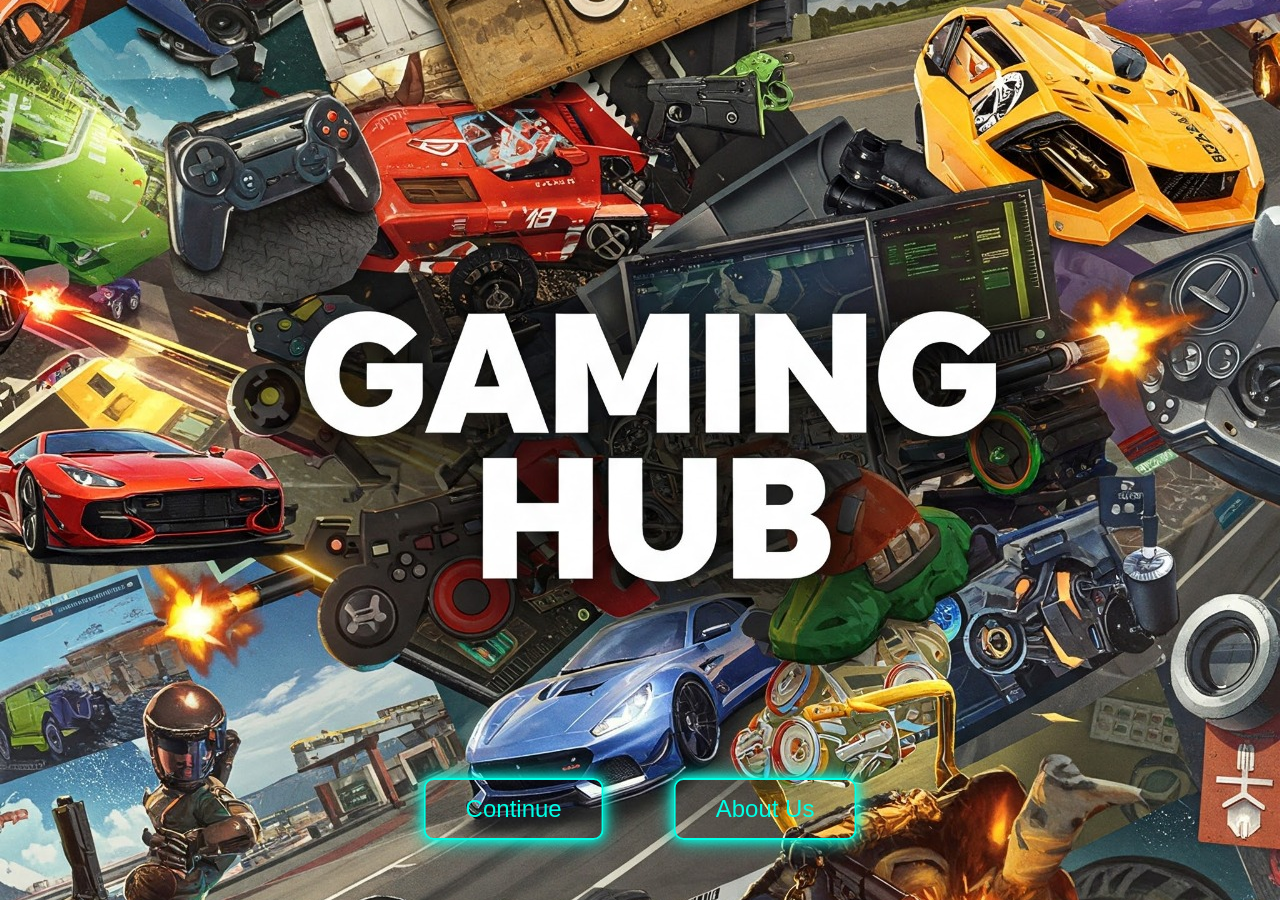
<file: fristpage/index.html>
<!DOCTYPE html>
<html lang="en">
<head>
  <meta charset="UTF-8" />
  <meta name="viewport" content="width=device-width, initial-scale=1.0"/>
  <title>Gaming Hub</title>
  <link href="https://fonts.googleapis.com/css2?family=Orbitron:wght@500&display=swap" rel="stylesheet">
  <link rel="stylesheet" href="style.css" />
</head>
<body>

  <!-- <h1>GAMING HUB</h1> -->    
  <div class="button-container">
    <button class="button" onclick="openModal('continue')">Continue</button>
    <button class="button" onclick="openModal('about')">About Us</button>
  </div>
  

  <!-- Modals -->
  <div class="overlay" id="overlay" onclick="closeModal()"></div>

  <div class="modal" id="continueModal">
    <h2>Welcome Back!</h2>
    <p>The world is full of adventures, and every game is a new chapter. Ready to play?</p>
    <button class="close-btn" onclick="loginfunction()">YES</button>
  </div>

  <div class="modal" id="aboutModal">
    <h2>About Us</h2>
    <p>Gaming Hub is your ultimate gateway to epic adventures. Dive into a world of immersive experiences, where each click takes you one step closer to unlocking new levels. Whether you're here to continue your journey or learn more about our community, the adventure awaits. Let's level up together!</p>
    <button class="close-btn" onclick="closeModal()">Close</button>
  </div>

  <script src="script.js"></script>
</body>
</html>
</file>
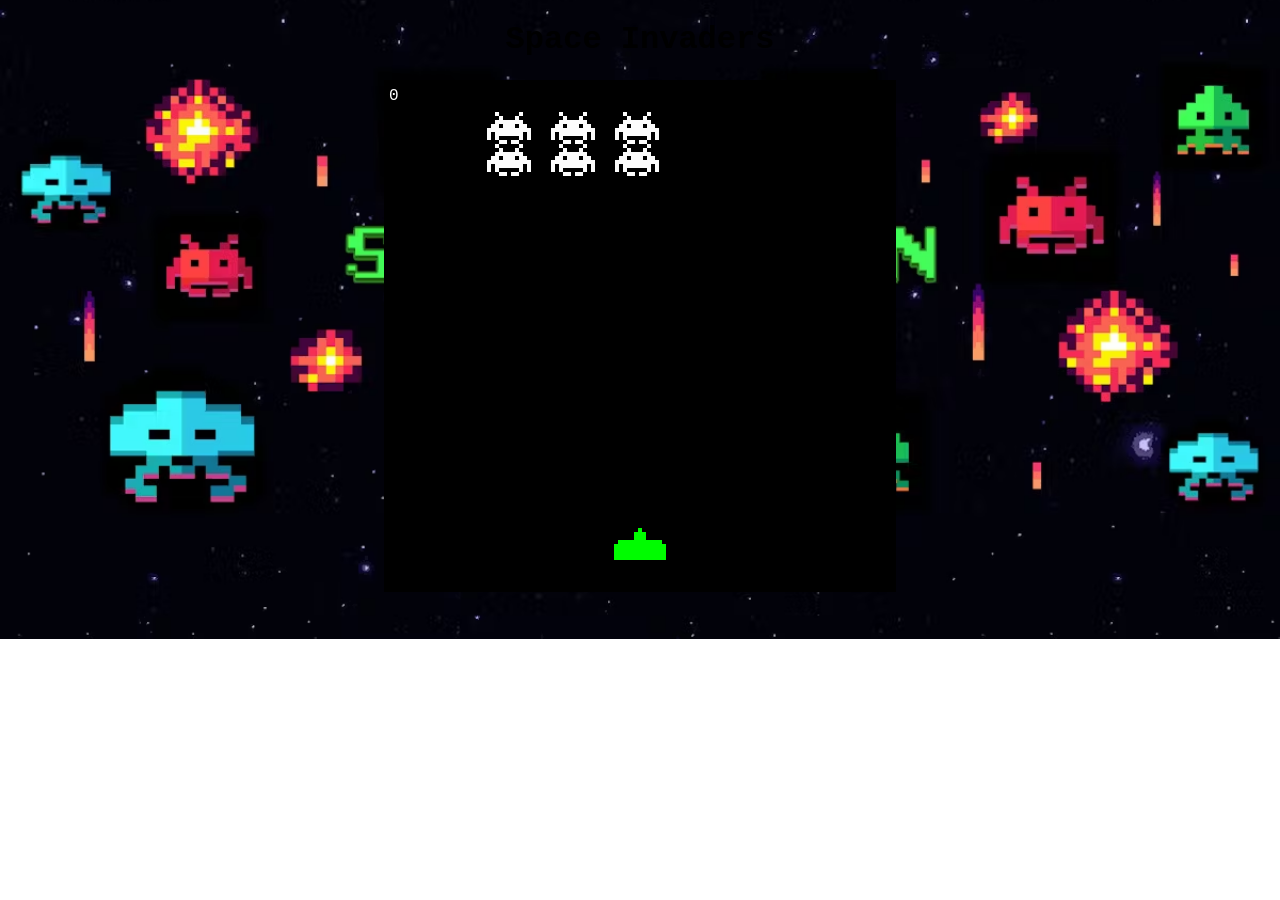
<file: fristpage/login page/KHELO/space-invaders-master/index.html>
<!DOCTYPE html>
<html>
    <head>
        <meta charset="UTF-8">
        <meta name="viewport", content="width=device-width, initial-scale=1.0">
        <title>Space Invaders</title>
        <link rel="stylesheet" href="space.css">
        <script src="space.js"></script>
    </head>

    <body>
        <h1>Space Invaders</h1>
        <canvas id="board"></canvas>
    </body>
</html>
</file>
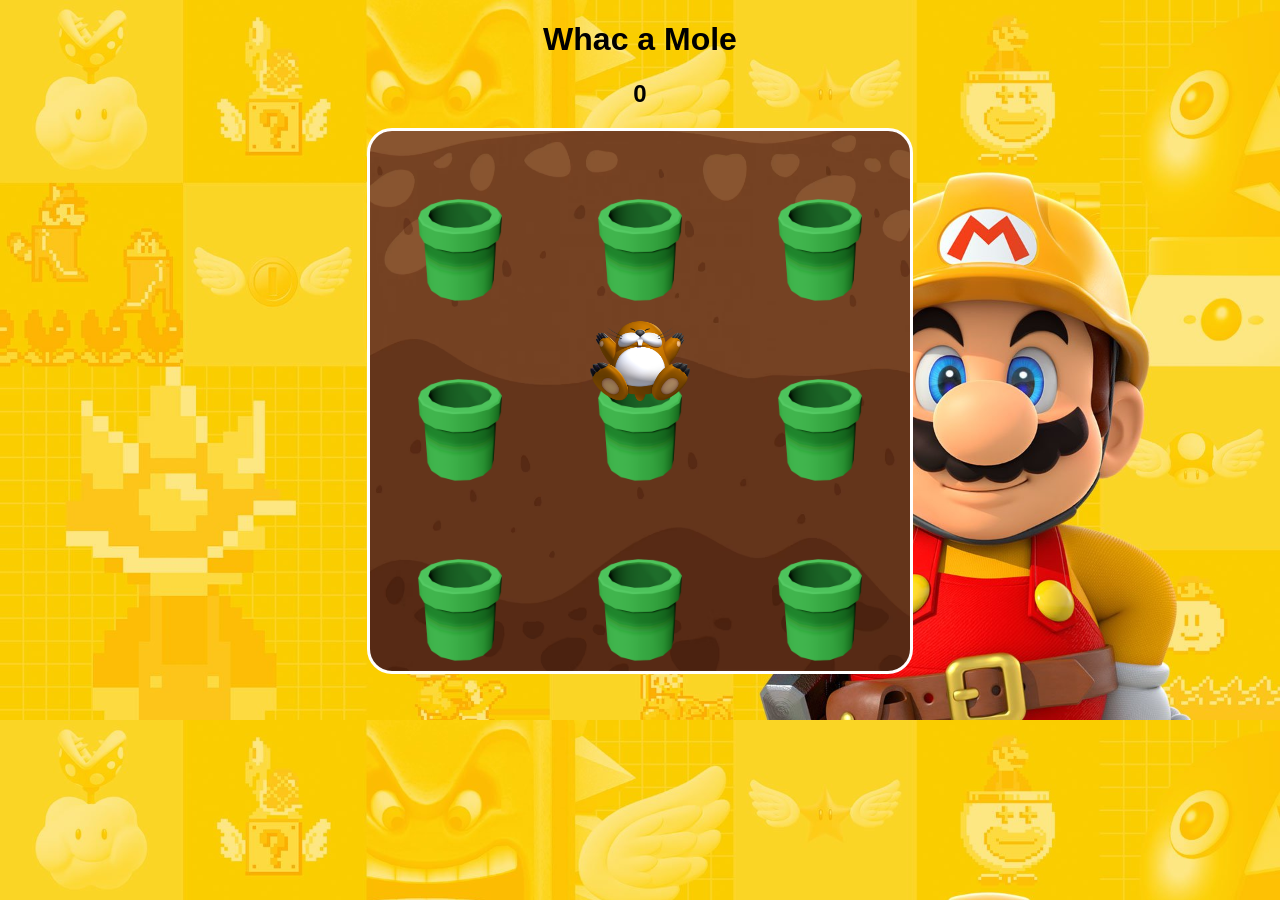
<file: fristpage/login page/KHELO/whac-a-mole-master/index.html>
<!DOCTYPE html>
<html lang="en">
<head>
    <meta charset="UTF-8">
    <meta name="viewport" content="width=device-width, initial-scale=1.0">
    <title>Whac a Mole</title>
    <link rel="stylesheet" href="mole.css">
    <script src="mole.js"></script>
</head>
<body>
    <h1>Whac a Mole</h1>
    <h2 id="score">0</h2>
    <!-- 3x3 -->
    <div id="board">
    </div>
</body>
</html>
</file>
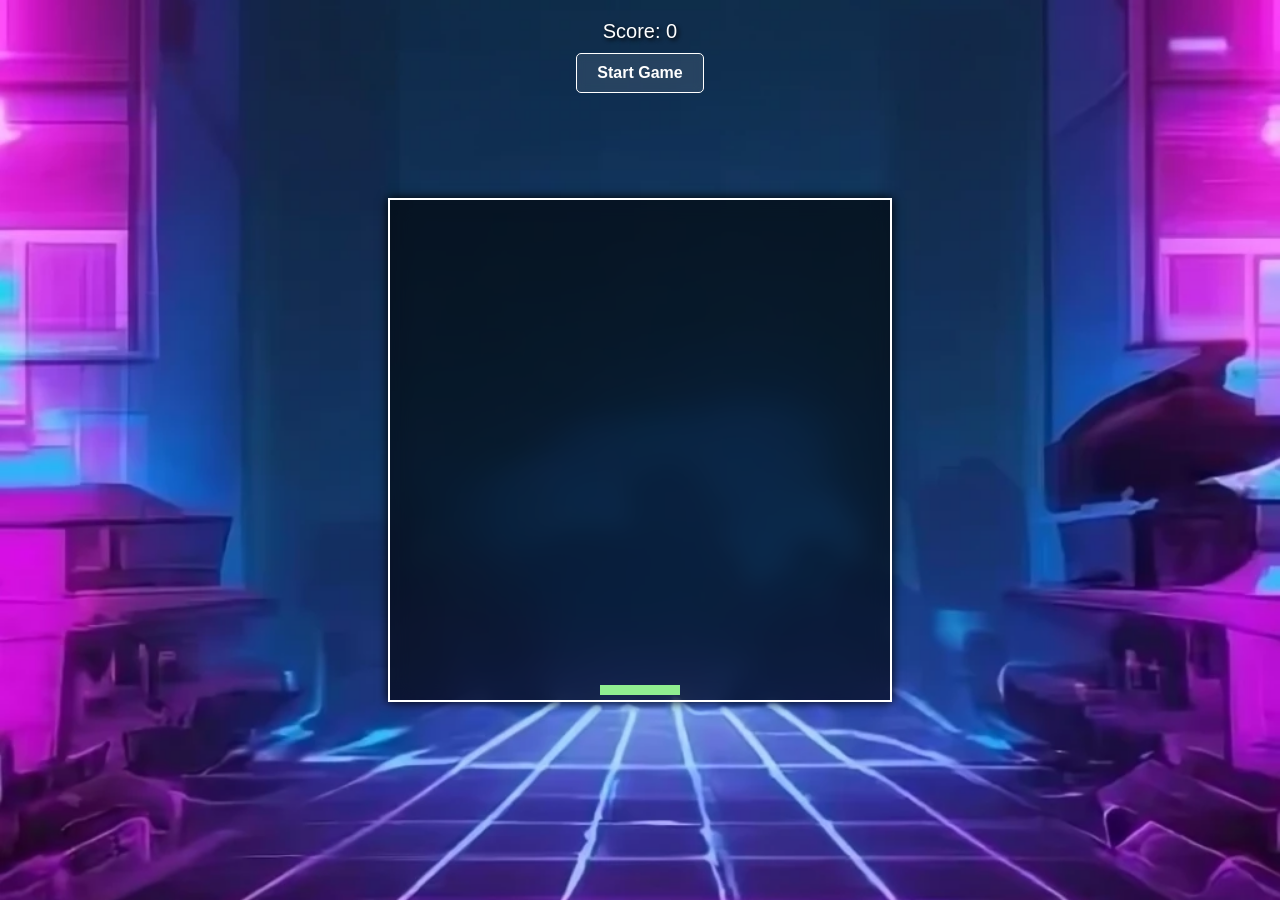
<file: fristpage/login page/KHELO/breakout-master/breakout-master/index.html>
<!DOCTYPE html>
<html lang="en">
<head>
  <meta charset="UTF-8">
  <meta name="viewport" content="width=device-width, initial-scale=1.0">
  <title>Breakout Game</title>
  <link rel="stylesheet" href="styles.css">
</head>
<body>
  <div id="ui">
    <div id="score">Score: 0</div>
    <button id="startBtn">Start Game</button>
  </div>
  <canvas id="board"></canvas>

  <script src="script.js"></script>
</body>
</html>
</file>
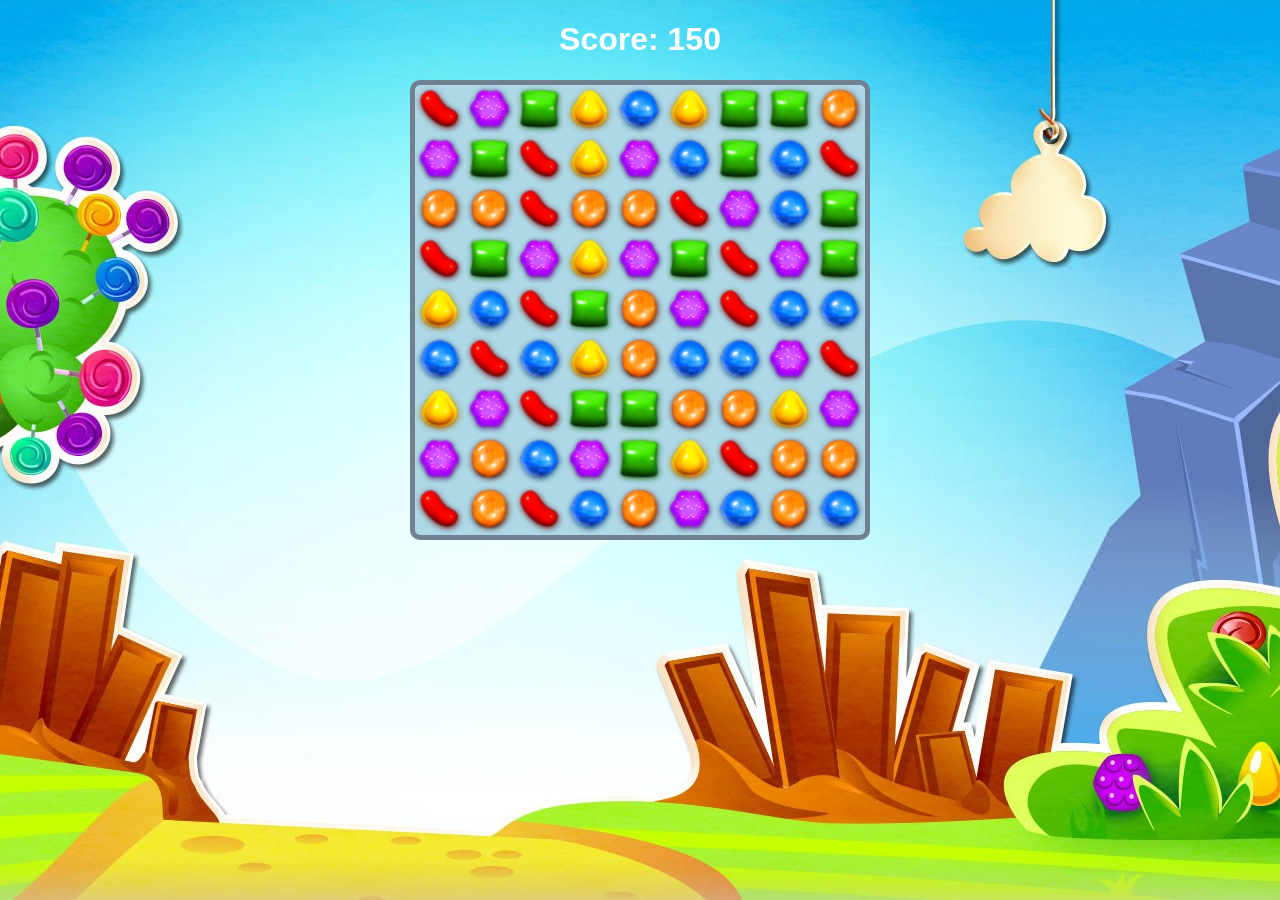
<file: fristpage/login page/KHELO/candy-crush-master/candy-crush-master/index.html>
<!DOCTYPE html>
<html>
    <head>
        <meta charset="UTF-8">
        <meta name="viewport" content="width=device-width, initial-scale=1.0">
        <title>Candy Crush</title>
        <link rel="stylesheet" href="candy.css">
        <script src="candy.js"></script>
    </head>

    <body>
        <h1>Score: <span id="score">0</span></h1>
        <div id="board"></div>
    </body>
</html>
</file>
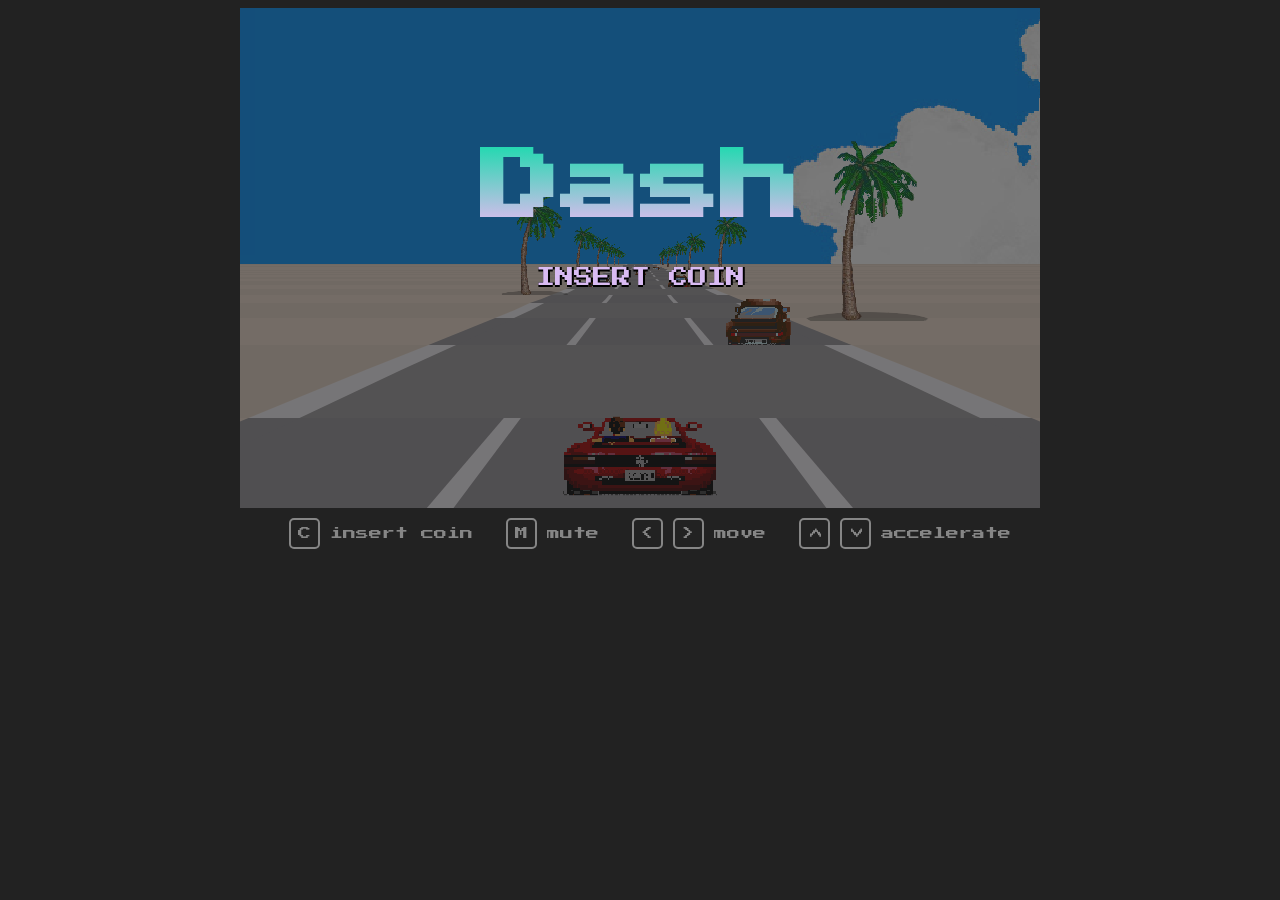
<file: fristpage/login page/KHELO/Dash.github.io-main/Dash.github.io-main/index.html>
<!DOCTYPE html>
<html lang="en">
  <head>
    <meta charset="UTF-8" />



    <title>Dash</title>
<link rel="icon" href="icon.png">
    <link
      rel="stylesheet"
      href="https://fonts.googleapis.com/css?family=Press+Start+2P"
    />

    <style>
      body {
        background: #222;
        font-family: "Press Start 2P", monospace;
        font-smooth: never;
        height: 98vh;
      }

      /* UI */
      .topUI {
        position: absolute;
        z-index: 1000; /* need this cause clip-path changes stack context */
        transform: translate(-50%, 25px);
        text-shadow: -2px 0 black, 0 2px black, 2px 0 black, 0 -2px black;
        letter-spacing: 2px;
        color: #fff;
        font-size: 17px;
      }
      .topUI::before {
        display: inline-block;
        height: 17px;
        padding: 1px 2px;
        line-height: 19px;
        font-size: 17px;
        background: #fff;
        text-shadow: none;
        font-weight: 900;
        letter-spacing: 0;
        border-radius: 6px;
        margin-right: 30px;
        border: 2px solid #7dd8c9;
      }
      #time {
        left: 13%;
        color: #f4f430;
      }
      #time::before {
        content: "TIME";
        color: #f57214;
      }
      #score {
        left: 45%;
      }
      #score::before {
        content: "SCORE";
        color: #a61a9d;
      }
      #lap {
        left: 88%;
        width: 45%;
      }
      #lap::before {
        content: "LAP";
        color: #0082df;
      }

      #tacho {
        position: absolute;
        text-align: right;
        width: 23%;
        bottom: 5%;
        z-index: 2000;
        color: #e62e13;
        text-shadow: -2px 0 black, 0 2px black, 2px 0 black, 0 -2px black;
        letter-spacing: 2px;
        font-size: 23px;
      }
      #tacho::after {
        content: "km/h";
        color: #fab453;
        font-size: 18px;
        margin-left: 5px;
      }

      /*
  road
*/
      #game {
        position: relative;
        margin: 0 auto;
        overflow: hidden;
        background: #222;
        user-select: none;
        transition: opacity 10s;
      }
      #road {
        transition: opacity 2s;
        transition-timing-function: steps(8, end);
      }
      #road * {
        position: absolute;
        image-rendering: pixelated;
      }
      #hero {
        background-repeat: no-repeat;
        background-position: -110px 0;
        z-index: 2000;
        transform: scale(1.4);
      }
      #cloud {
        background-size: auto 100%;
        width: 100%;
        height: 57%;
      }

      /*
  home
*/
      #road {
        position: absolute;
        width: 100%;
        height: 100%;
      }

      #home {
        position: absolute;
        color: #fff;
        width: 100%;
        height: 100%;

        z-index: 1000; /* need this cause clip-path changes stack context */
      }

      #highscore {
        position: absolute;
        width: 100%;
        height: 20%;
        bottom: 0;
        column-count: 3;
        column-fill: auto;
      }

      #highscore * {
        color: #9e95a8;
        margin: 0 0 6px 27px;
      }

      h1 {
        position: absolute;
        left: 50%;
        top: 25%;
        transform: translate(-50%, -50%);
        font-size: 5em;

        background: -webkit-linear-gradient(#25d8b1, #e2bbf0);
        -webkit-background-clip: text;
        -webkit-text-fill-color: transparent;
      }

      #text {
        position: absolute;
        left: 50%;
        top: 50%;
        transform: translate(-50%, -50%);
        font-size: 1.2em;
        color: #d9bbf3;
        text-shadow: 0 0 black, 0 2px black, 2px 0 black, 0 0 black;
      }

      .blink {
        animation: blinker 2s steps(4, end) infinite;
      }
      @keyframes blinker {
        50% {
          opacity: 0;
        }
      }

      /*
  Guide
*/
      #controls {
        color: #868686;
        font-size: 13px;
        line-height: 13px;
        margin: 10px;
        text-align: center;
      }
      #controls > span {
        margin-left: 20px;
      }
      #controls > span > span {
        border: 2px solid #868686;
        border-radius: 5px;
        padding: 7px;
        margin-right: 10px;
        display: inline-block;
      }
      #controls > span:last-child > span {
        transform: rotate(90deg);
      }
    </style>

    <script>
      window.console = window.console || function (t) {};
    </script>

    <script>
      if (document.location.search.match(/type=embed/gi)) {
        window.parent.postMessage("resize", "*");
      }
    </script>
  </head>

  <body translate="no">
    <div id="game">
      <div id="road">
        <div id="cloud"></div>
        <div id="hero"></div>
      </div>

      <div id="hud">
        <span id="time" class="topUI">0</span>
        <span id="score" class="topUI">0</span>
        <span id="lap" class="topUI">0'00"000</span>
        <span id="tacho">0</span>
      </div>

      <div id="home">
        <h1>Dash</h1>
        <p id="text"></p>

        <div id="highscore"></div>
      </div>
    </div>

    <div id="controls">
      <span><span>C</span>insert coin</span>
      <span><span>M</span>mute</span>
      <span><span>&lt;</span><span>&gt;</span>move</span>
      <span><span>&lt;</span><span>&gt;</span>accelerate</span>
    </div>
    <script src="javascript/1.js"></script>

    <script id="rendered-js">
      // ------------------------------------------------------------
      // assets
      // ------------------------------------------------------------

      const ASSETS = {
        COLOR: {
          TAR: ["#959298", "#9c9a9d"],
          RUMBLE: ["#959298", "#f5f2f6"],
          GRASS: ["#eedccd", "#e6d4c5"],
        },

        IMAGE: {
          TREE: {
            src: "images/tree.png",
            width: 132,
            height: 192,
          },

          HERO: {
            src: "images/hero.png",
            width: 110,
            height: 56,
          },

          CAR: {
            src: "images/car04.png",
            width: 50,
            height: 36,
          },

          FINISH: {
            src: "images/finish.png",
            width: 339,
            height: 180,
            offset: -0.5,
          },

          SKY: {
            src: "images/cloud.jpg",
          },
        },

        AUDIO: {
          theme:
            "https://s3-us-west-2.amazonaws.com/s.cdpn.io/155629/theme.mp3",
          engine:
            "https://s3-us-west-2.amazonaws.com/s.cdpn.io/155629/engine.wav",
          honk: "https://s3-us-west-2.amazonaws.com/s.cdpn.io/155629/honk.wav",
          beep: "https://s3-us-west-2.amazonaws.com/s.cdpn.io/155629/beep.wav",
        },
      };

      // ------------------------------------------------------------
      // helper functions
      // ------------------------------------------------------------

      Number.prototype.pad = function (numZeros, char = 0) {
        let n = Math.abs(this);
        let zeros = Math.max(0, numZeros - Math.floor(n).toString().length);
        let zeroString = Math.pow(10, zeros)
          .toString()
          .substr(1)
          .replace(0, char);
        return zeroString + n;
      };

      Number.prototype.clamp = function (min, max) {
        return Math.max(min, Math.min(this, max));
      };

      const timestamp = (_) => new Date().getTime();
      const accelerate = (v, accel, dt) => v + accel * dt;
      const isCollide = (x1, w1, x2, w2) => (x1 - x2) ** 2 <= (w2 + w1) ** 2;

      function getRand(min, max) {
        return (Math.random() * (max - min) + min) | 0;
      }

      function randomProperty(obj) {
        let keys = Object.keys(obj);
        return obj[keys[(keys.length * Math.random()) << 0]];
      }

      function drawQuad(element, layer, color, x1, y1, w1, x2, y2, w2) {
        element.style.zIndex = layer;
        element.style.background = color;
        element.style.top = y2 + `px`;
        element.style.left = x1 - w1 / 2 - w1 + `px`;
        element.style.width = w1 * 3 + `px`;
        element.style.height = y1 - y2 + `px`;

        let leftOffset = w1 + x2 - x1 + Math.abs(w2 / 2 - w1 / 2);
        element.style.clipPath = `polygon(${leftOffset}px 0, ${
          leftOffset + w2
        }px 0, 66.66% 100%, 33.33% 100%)`;
      }

      const KEYS = {};
      const keyUpdate = (e) => {
        KEYS[e.code] = e.type === `keydown`;
        e.preventDefault();
      };
      addEventListener(`keydown`, keyUpdate);
      addEventListener(`keyup`, keyUpdate);

      function sleep(ms) {
        return new Promise(function (resolve, reject) {
          setTimeout((_) => resolve(), ms);
        });
      }

      // ------------------------------------------------------------
      // objects
      // ------------------------------------------------------------

      class Line {
        constructor() {
          this.x = 0;
          this.y = 0;
          this.z = 0;

          this.X = 0;
          this.Y = 0;
          this.W = 0;

          this.curve = 0;
          this.scale = 0;

          this.elements = [];
          this.special = null;
        }

        project(camX, camY, camZ) {
          this.scale = camD / (this.z - camZ);
          this.X = (1 + this.scale * (this.x - camX)) * halfWidth;
          this.Y = Math.ceil(((1 - this.scale * (this.y - camY)) * height) / 2);
          this.W = this.scale * roadW * halfWidth;
        }

        clearSprites() {
          for (let e of this.elements) e.style.background = "transparent";
        }

        drawSprite(depth, layer, sprite, offset) {
          let destX = this.X + this.scale * halfWidth * offset;
          let destY = this.Y + 4;
          let destW = (sprite.width * this.W) / 265;
          let destH = (sprite.height * this.W) / 265;

          destX += destW * offset;
          destY += destH * -1;

          let obj = layer instanceof Element ? layer : this.elements[layer + 6];
          obj.style.background = `url('${sprite.src}') no-repeat`;
          obj.style.backgroundSize = `${destW}px ${destH}px`;
          obj.style.left = destX + `px`;
          obj.style.top = destY + `px`;
          obj.style.width = destW + `px`;
          obj.style.height = destH + `px`;
          obj.style.zIndex = depth;
        }
      }

      class Car {
        constructor(pos, type, lane) {
          this.pos = pos;
          this.type = type;
          this.lane = lane;

          var element = document.createElement("div");
          road.appendChild(element);
          this.element = element;
        }
      }

      class Audio {
        constructor() {
          this.audioCtx = new AudioContext();

          // volume
          this.destination = this.audioCtx.createGain();
          this.volume = 1;
          this.destination.connect(this.audioCtx.destination);

          this.files = {};

          let _self = this;
          this.load(ASSETS.AUDIO.theme, "theme", function (key) {
            let source = _self.audioCtx.createBufferSource();
            source.buffer = _self.files[key];

            let gainNode = _self.audioCtx.createGain();
            gainNode.gain.value = 0.6;
            source.connect(gainNode);
            gainNode.connect(_self.destination);

            source.loop = true;
            source.start(0);
          });
        }

        get volume() {
          return this.destination.gain.value;
        }

        set volume(level) {
          this.destination.gain.value = level;
        }

        play(key, pitch) {
          if (this.files[key]) {
            let source = this.audioCtx.createBufferSource();
            source.buffer = this.files[key];
            source.connect(this.destination);
            if (pitch) source.detune.value = pitch;
            source.start(0);
          } else this.load(key, () => this.play(key));
        }

        load(src, key, callback) {
          let _self = this;
          let request = new XMLHttpRequest();
          request.open("GET", src, true);
          request.responseType = "arraybuffer";
          request.onload = function () {
            _self.audioCtx.decodeAudioData(
              request.response,
              function (beatportBuffer) {
                _self.files[key] = beatportBuffer;
                callback(key);
              },
              function () {}
            );
          };
          request.send();
        }
      }

      // ------------------------------------------------------------
      // global varriables
      // ------------------------------------------------------------

      const highscores = [];

      const width = 800;
      const halfWidth = width / 2;
      const height = 500;
      const roadW = 4000;
      const segL = 200;
      const camD = 0.2;
      const H = 1500;
      const N = 70;

      const maxSpeed = 200;
      const accel = 38;
      const breaking = -80;
      const decel = -40;
      const maxOffSpeed = 40;
      const offDecel = -70;
      const enemy_speed = 8;
      const hitSpeed = 20;

      const LANE = {
        A: -2.3,
        B: -0.5,
        C: 1.2,
      };

      const mapLength = 15000;

      // loop
      let then = timestamp();
      const targetFrameRate = 1000 / 25; // in ms

      let audio;

      // game
      let inGame,
        start,
        playerX,
        speed,
        scoreVal,
        pos,
        cloudOffset,
        sectionProg,
        mapIndex,
        countDown;
      let lines = [];
      let cars = [];

      // ------------------------------------------------------------
      // map
      // ------------------------------------------------------------

      function getFun(val) {
        return (i) => val;
      }

      function genMap() {
        let map = [];

        for (var i = 0; i < mapLength; i += getRand(0, 50)) {
          let section = {
            from: i,
            to: (i = i + getRand(300, 600)),
          };

          let randHeight = getRand(-5, 5);
          let randCurve = getRand(5, 30) * (Math.random() >= 0.5 ? 1 : -1);
          let randInterval = getRand(20, 40);

          if (Math.random() > 0.9)
            Object.assign(section, {
              curve: (_) => randCurve,
              height: (_) => randHeight,
            });
          else if (Math.random() > 0.8)
            Object.assign(section, {
              curve: (_) => 0,
              height: (i) => Math.sin(i / randInterval) * 1000,
            });
          else if (Math.random() > 0.8)
            Object.assign(section, {
              curve: (_) => 0,
              height: (_) => randHeight,
            });
          else
            Object.assign(section, {
              curve: (_) => randCurve,
              height: (_) => 0,
            });

          map.push(section);
        }

        map.push({
          from: i,
          to: i + N,
          curve: (_) => 0,
          height: (_) => 0,
          special: ASSETS.IMAGE.FINISH,
        });
        map.push({ from: Infinity });
        return map;
      }

      let map = genMap();

      // ------------------------------------------------------------
      // additional controls
      // ------------------------------------------------------------

      addEventListener(`keyup`, function (e) {
        if (e.code === "KeyM") {
          e.preventDefault();

          audio.volume = audio.volume === 0 ? 1 : 0;
          return;
        }

        if (e.code === "KeyC") {
          e.preventDefault();

          if (inGame) return;

          sleep(0)
            .then((_) => {
              text.classList.remove("blink");
              text.innerText = 3;
              audio.play("beep");
              return sleep(1000);
            })
            .then((_) => {
              text.innerText = 2;
              audio.play("beep");
              return sleep(1000);
            })
            .then((_) => {
              reset();

              home.style.display = "none";

              road.style.opacity = 1;
              hero.style.display = "block";
              hud.style.display = "block";

              audio.play("beep", 500);

              inGame = true;
            });

          return;
        }

        if (e.code === "Escape") {
          e.preventDefault();

          reset();
        }
      });

      // ------------------------------------------------------------
      // game loop
      // ------------------------------------------------------------

      function update(step) {
        // prepare this iteration
        pos += speed;
        while (pos >= N * segL) pos -= N * segL;
        while (pos < 0) pos += N * segL;

        var startPos = (pos / segL) | 0;
        let endPos = (startPos + N - 1) % N;

        scoreVal += speed * step;
        countDown -= step;

        // left / right position
        playerX -= (lines[startPos].curve / 5000) * step * speed;

        if (KEYS.ArrowRight)
          (hero.style.backgroundPosition = "-220px 0"),
            (playerX += 0.007 * step * speed);
        else if (KEYS.ArrowLeft)
          (hero.style.backgroundPosition = "0 0"),
            (playerX -= 0.007 * step * speed);
        else hero.style.backgroundPosition = "-110px 0";

        playerX = playerX.clamp(-3, 3);

        // speed

        if (inGame && KEYS.ArrowUp) speed = accelerate(speed, accel, step);
        else if (KEYS.ArrowDown) speed = accelerate(speed, breaking, step);
        else speed = accelerate(speed, decel, step);

        if (Math.abs(playerX) > 0.55 && speed >= maxOffSpeed) {
          speed = accelerate(speed, offDecel, step);
        }

        speed = speed.clamp(0, maxSpeed);

        // update map
        let current = map[mapIndex];
        let use = current.from < scoreVal && current.to > scoreVal;
        if (use) sectionProg += speed * step;
        lines[endPos].curve = use ? current.curve(sectionProg) : 0;
        lines[endPos].y = use ? current.height(sectionProg) : 0;
        lines[endPos].special = null;

        if (current.to <= scoreVal) {
          mapIndex++;
          sectionProg = 0;

          lines[endPos].special = map[mapIndex].special;
        }

        // win / lose + UI

        if (!inGame) {
          speed = accelerate(speed, breaking, step);
          speed = speed.clamp(0, maxSpeed);
        } else if (countDown <= 0 || lines[startPos].special) {
          tacho.style.display = "none";

          home.style.display = "block";
          road.style.opacity = 0.4;
          text.innerText = "INSERT COIN";

          highscores.push(lap.innerText);
          highscores.sort();
          updateHighscore();

          inGame = false;
        } else {
          time.innerText = (countDown | 0).pad(3);
          score.innerText = (scoreVal | 0).pad(8);
          tacho.innerText = speed | 0;

          let cT = new Date(timestamp() - start);
          lap.innerText = `${cT.getMinutes()}'${cT.getSeconds().pad(2)}"${cT
            .getMilliseconds()
            .pad(3)}`;
        }

        // sound
        if (speed > 0) audio.play("engine", speed * 4);

        // draw cloud
        cloud.style.backgroundPosition = `${
          (cloudOffset -= lines[startPos].curve * step * speed * 0.13) | 0
        }px 0`;

        // other cars
        for (let car of cars) {
          car.pos = (car.pos + enemy_speed * step) % N;

          // respawn
          if ((car.pos | 0) === endPos) {
            if (speed < 30) car.pos = startPos;
            else car.pos = endPos - 2;
            car.lane = randomProperty(LANE);
          }

          // collision
          const offsetRatio = 5;
          if (
            (car.pos | 0) === startPos &&
            isCollide(playerX * offsetRatio + LANE.B, 0.5, car.lane, 0.5)
          ) {
            speed = Math.min(hitSpeed, speed);
            if (inGame) audio.play("honk");
          }
        }

        // draw road
        let maxy = height;
        let camH = H + lines[startPos].y;
        let x = 0;
        let dx = 0;

        for (let n = startPos; n < startPos + N; n++) {
          let l = lines[n % N];
          let level = N * 2 - n;

          // update view
          l.project(
            playerX * roadW - x,
            camH,
            startPos * segL - (n >= N ? N * segL : 0)
          );
          x += dx;
          dx += l.curve;

          // clear assets
          l.clearSprites();

          // first draw section assets
          if (n % 10 === 0) l.drawSprite(level, 0, ASSETS.IMAGE.TREE, -2);
          if ((n + 5) % 10 === 0)
            l.drawSprite(level, 0, ASSETS.IMAGE.TREE, 1.3);

          if (l.special)
            l.drawSprite(level, 0, l.special, l.special.offset || 0);

          for (let car of cars)
            if ((car.pos | 0) === n % N)
              l.drawSprite(level, car.element, car.type, car.lane);

          // update road

          if (l.Y >= maxy) continue;
          maxy = l.Y;

          let even = ((n / 2) | 0) % 2;
          let grass = ASSETS.COLOR.GRASS[even * 1];
          let rumble = ASSETS.COLOR.RUMBLE[even * 1];
          let tar = ASSETS.COLOR.TAR[even * 1];

          let p = lines[(n - 1) % N];

          drawQuad(
            l.elements[0],
            level,
            grass,
            width / 4,
            p.Y,
            halfWidth + 2,
            width / 4,
            l.Y,
            halfWidth
          );
          drawQuad(
            l.elements[1],
            level,
            grass,
            (width / 4) * 3,
            p.Y,
            halfWidth + 2,
            (width / 4) * 3,
            l.Y,
            halfWidth
          );

          drawQuad(
            l.elements[2],
            level,
            rumble,
            p.X,
            p.Y,
            p.W * 1.15,
            l.X,
            l.Y,
            l.W * 1.15
          );
          drawQuad(l.elements[3], level, tar, p.X, p.Y, p.W, l.X, l.Y, l.W);

          if (!even) {
            drawQuad(
              l.elements[4],
              level,
              ASSETS.COLOR.RUMBLE[1],
              p.X,
              p.Y,
              p.W * 0.4,
              l.X,
              l.Y,
              l.W * 0.4
            );
            drawQuad(
              l.elements[5],
              level,
              tar,
              p.X,
              p.Y,
              p.W * 0.35,
              l.X,
              l.Y,
              l.W * 0.35
            );
          }
        }
      }

      // ------------------------------------------------------------
      // init
      // ------------------------------------------------------------

      function reset() {
        inGame = false;

        start = timestamp();
        countDown = map[map.length - 2].to / 130 + 10;

        playerX = 0;
        speed = 0;
        scoreVal = 0;

        pos = 0;
        cloudOffset = 0;
        sectionProg = 0;
        mapIndex = 0;

        for (let line of lines) line.curve = line.y = 0;

        text.innerText = "INSERT COIN";
        text.classList.add("blink");

        road.style.opacity = 0.4;
        hud.style.display = "none";
        home.style.display = "block";
        tacho.style.display = "block";
      }

      function updateHighscore() {
        let hN = Math.min(12, highscores.length);
        for (let i = 0; i < hN; i++) {
          highscore.children[i].innerHTML = `${(i + 1).pad(2, "&nbsp;")}. ${
            highscores[i]
          }`;
        }
      }

      function init() {
        game.style.width = width + "px";
        game.style.height = height + "px";

        hero.style.top = height - 80 + "px";
        hero.style.left = halfWidth - ASSETS.IMAGE.HERO.width / 2 + "px";
        hero.style.background = `url(${ASSETS.IMAGE.HERO.src})`;
        hero.style.width = `${ASSETS.IMAGE.HERO.width}px`;
        hero.style.height = `${ASSETS.IMAGE.HERO.height}px`;

        cloud.style.backgroundImage = `url(${ASSETS.IMAGE.SKY.src})`;

        audio = new Audio();
        Object.keys(ASSETS.AUDIO).forEach((key) =>
          audio.load(ASSETS.AUDIO[key], key, (_) => 0)
        );

        cars.push(new Car(0, ASSETS.IMAGE.CAR, LANE.C));
        cars.push(new Car(10, ASSETS.IMAGE.CAR, LANE.B));
        cars.push(new Car(20, ASSETS.IMAGE.CAR, LANE.C));
        cars.push(new Car(35, ASSETS.IMAGE.CAR, LANE.C));
        cars.push(new Car(50, ASSETS.IMAGE.CAR, LANE.A));
        cars.push(new Car(60, ASSETS.IMAGE.CAR, LANE.B));
        cars.push(new Car(70, ASSETS.IMAGE.CAR, LANE.A));

        for (let i = 0; i < N; i++) {
          var line = new Line();
          line.z = i * segL + 270;

          for (let j = 0; j < 6 + 2; j++) {
            var element = document.createElement("div");
            road.appendChild(element);
            line.elements.push(element);
          }

          lines.push(line);
        }

        for (let i = 0; i < 12; i++) {
          var element = document.createElement("p");
          highscore.appendChild(element);
        }
        updateHighscore();

        reset();

        // START GAME LOOP
        (function loop() {
          requestAnimationFrame(loop);

          let now = timestamp();
          let delta = now - then;

          if (delta > targetFrameRate) {
            then = now - (delta % targetFrameRate);
            update(delta / 1000);
          }
        })();
      }

      init();
      //# sourceURL=pen.js
    </script>
    <script src="javascript/null.js"></script>
  </body>
</html>
</file>
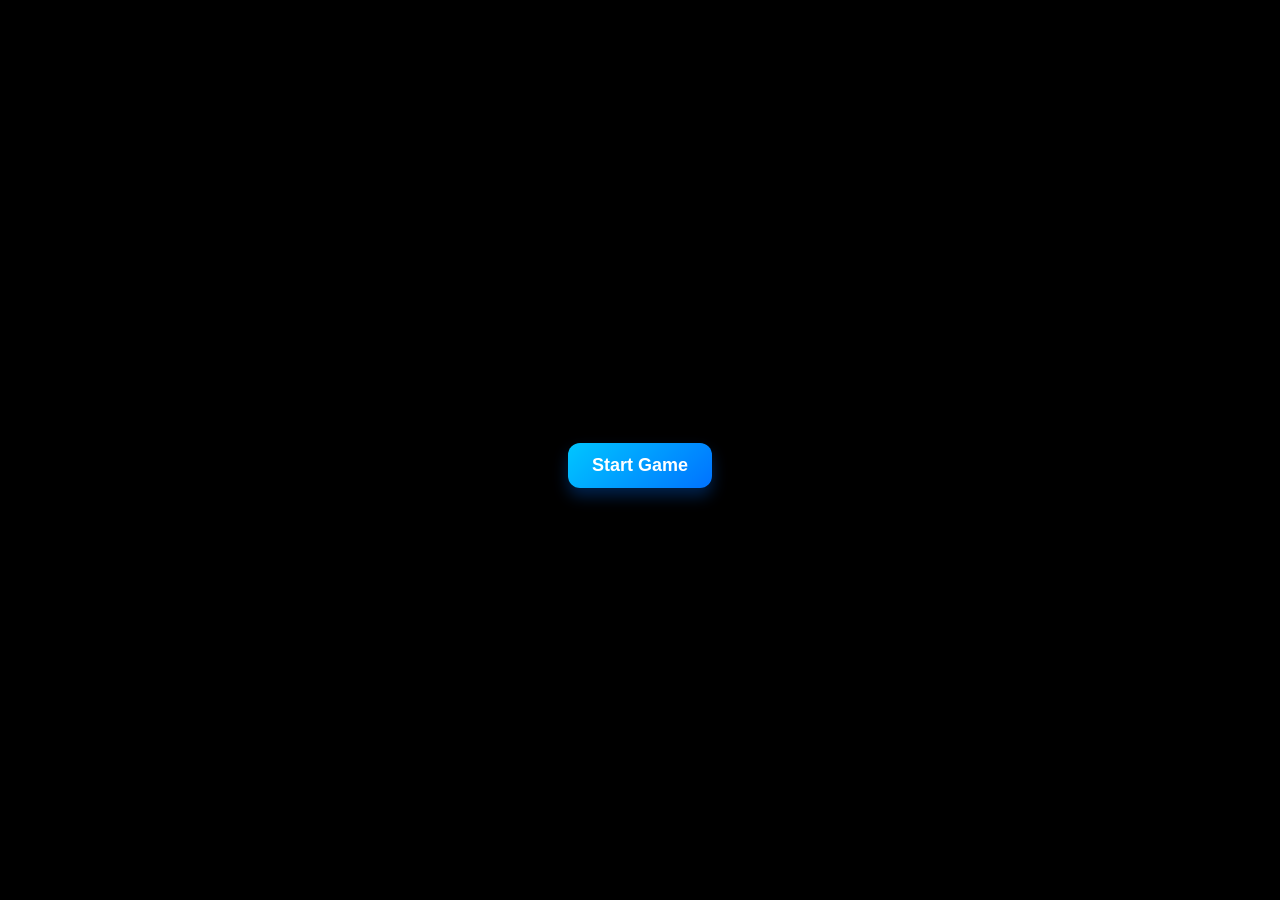
<file: fristpage/login page/KHELO/doodle-jump-master/doodle-jump-master/index.html>
<!DOCTYPE html>
<html>
<head>
    <meta charset="UTF-8">
    <meta name="viewport" content="width=device-width, initial-scale=1.0">
    <title>Doodle Jump</title>
    <link rel="stylesheet" href="doodlejump.css">
</head>
<body>
    <button id="startBtn">Start Game</button>
    <canvas id="board"></canvas>
    <script src="doodlejump.js"></script>
</body>
</html>
</file>
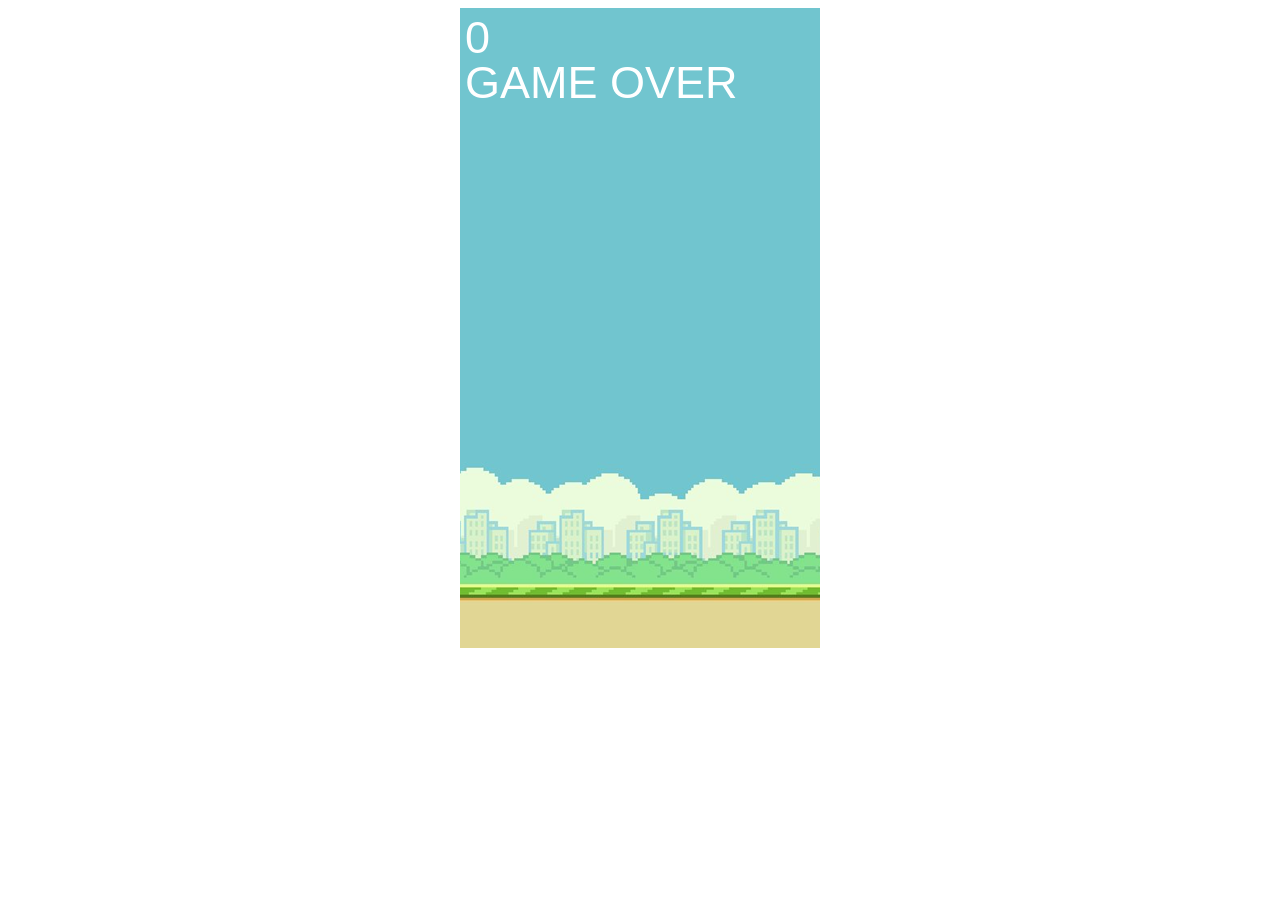
<file: fristpage/login page/KHELO/flappy-bird-master/flappy-bird-master/index.html>
<!DOCTYPE html>
<html>
    <head>
        <meta charset="UTF-8">
        <meta name="viewport", content="width=device-width, initial-scale=1.0">
        <title>Flappy Bird</title>
        <link rel="stylesheet" href="flappybird.css">
        <script src="flappybird.js"></script>
    </head>
    <body>
        <canvas id="board"></canvas>
    </body>
</html>
</file>
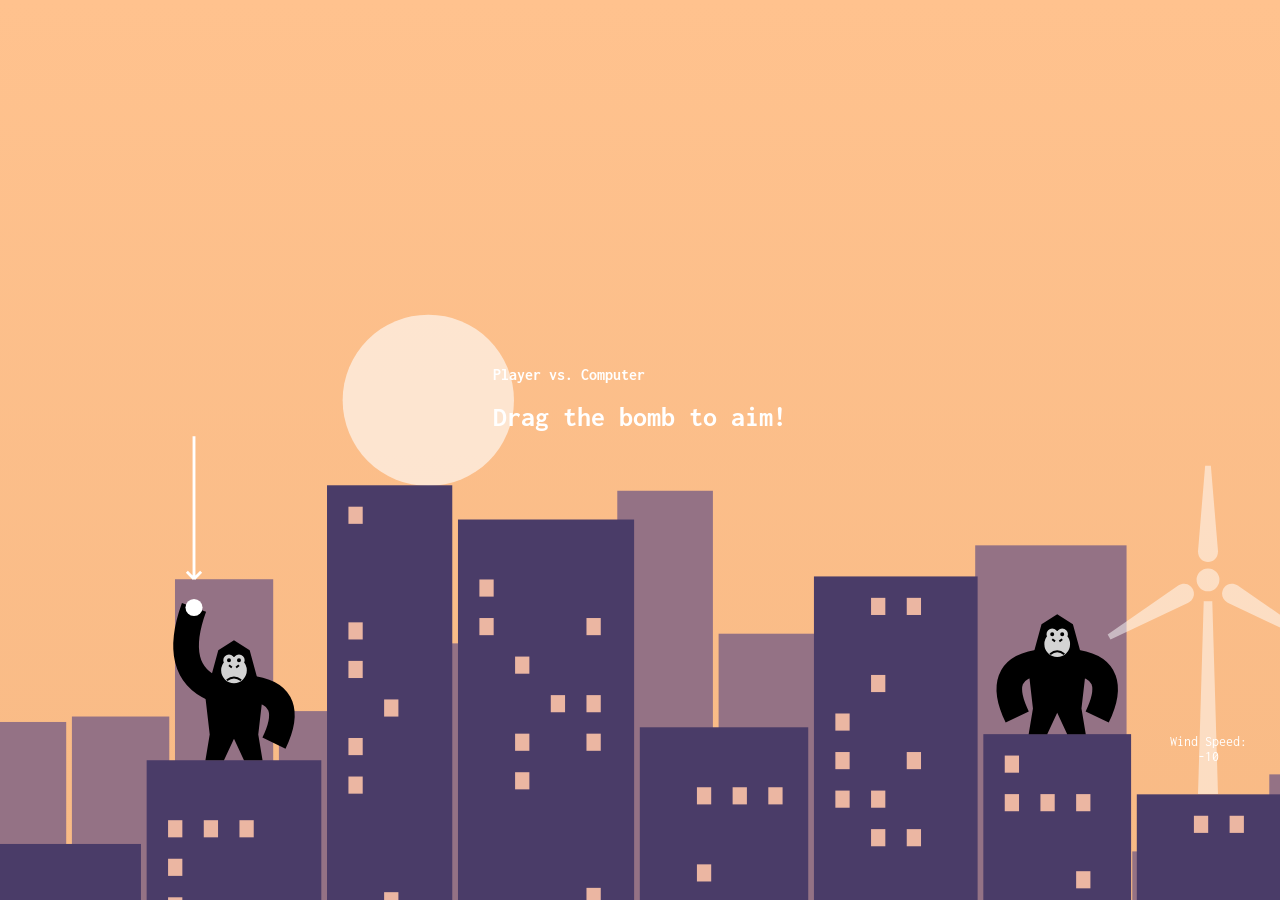
<file: fristpage/login page/KHELO/gorillas-main/gorillas-main/index.html>
<!--

Learn how to code this game step-by-step on YouTube:

https://www.youtube.com/watch?v=2q5EufbUEQk

Follow me on 𝕏 for more: https://twitter.com/HunorBorbely

-->

<!DOCTYPE html>
<html lang="en">
  <head>
    <meta charset="utf-8" />
    <title>Gorillas</title>
    <link rel="stylesheet" href="index.css" />
    <script src="index.js" defer></script>
  </head>
  <body>
    <canvas id="game"></canvas>

    <svg width="200" height="250" id="windmill">
      <defs>
        <path id="arm" d="M -7 -20 C -7 -10 7 -10 7 -20 L 2 -80 L -2 -80" />
      </defs>
      <g transform="translate(100, 100)">
        <g id="windmill-head">
          <circle r="8"></circle>
          <use href="#arm" />
          <use href="#arm" transform="rotate(+120)" />
          <use href="#arm" transform="rotate(-120)" />
        </g>
      </g>
      <path
        transform="translate(100, 0)"
        d="M -7 250 L 7 250 L 3 115 L -3 115"
      ></path>
    </svg>

    <div id="wind-info">Wind Speed: <span id="wind-speed">0</span></div>

    <div id="info-left">
      <h3><span class="name">Player</span></h3>
      <p>Angle: <span class="angle">0</span>°</p>
      <p>Velocity: <span class="velocity">0</span></p>
    </div>

    <div id="info-right">
      <h3><span class="name">Computer</span></h3>
      <p>Angle: <span class="angle">0</span>°</p>
      <p>Velocity: <span class="velocity">0</span></p>
    </div>

    <div id="instructions">
      <h3 id="game-mode">Player vs. Computer</h3>
      <h1>Drag the bomb to aim!</h1>
    </div>

    <div id="bomb-grab-area"></div>

    <div id="congratulations">
      <h1><span id="winner">?</span> won!</h1>
      
     
      <div class="dropdown">
        <button class="dropbtn">New Game</button>
        <div class="dropdown-content">
          <a href="#" class="single-player">Single Player</a>
          <a href="#" class="two-players">Two-Player</a>
          <a href="#" class="auto-play">Autoplay</a>
        </div>
      </div>
    </div>

    <div id="settings">
      <div class="dropdown">
        <button class="dropbtn">New Game</button>
        <div class="dropdown-content">
          <a href="#" class="single-player">Single Player</a>
          <a href="#" class="two-players">Two-Players</a>
          <a href="#" class="auto-play">Autoplay</a>
        </div>
      </div>

      <button id="color-mode">Dark Mode</button>

    
    <button id="fullscreen" onclick="toggleFullscreen()">
      <svg width="30" height="30">
        <path
          id="enter-fullscreen"
          stroke="white"
          stroke-width="3"
          fill="none"
          d="
            M 10, 2 L 2,2 L 2, 10
            M 20, 2 L 28,2 L 28, 10
            M 28, 20 L 28,28 L 20, 28
            M 10, 28 L 2,28 L 2, 20"
        />
        <path
          id="exit-fullscreen"
          stroke="transparent"
          stroke-width="3"
          fill="none"
          d="
            M 10, 2 L 10,10 L 2, 10
            M 20, 2 L 20,10 L 28, 10
            M 28, 20 L 20,20 L 20, 28
            M 10, 28 L 10,20 L 2, 20"
        />
      </svg>
    </button>
  </body>
</html>
</file>
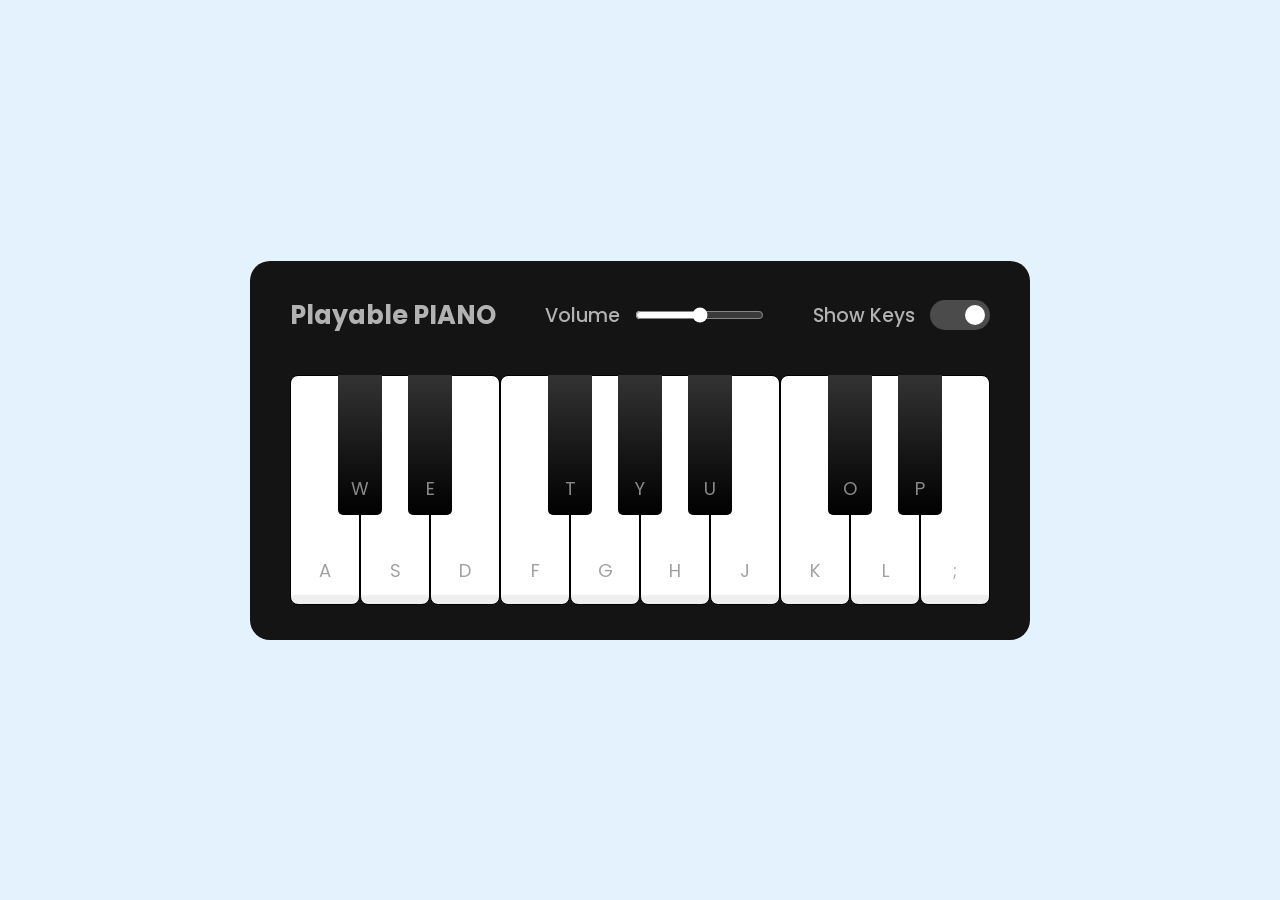
<file: fristpage/login page/KHELO/Playable PIANO in JavaScript/Playable PIANO in JavaScript/index.html>
<!DOCTYPE html>
<!-- Coding By CodingNepal - youtube.com/codingnepal -->
<html lang="en" dir="ltr">
  <head>
    <meta charset="utf-8">
    <title>Playable Piano JavaScript | CodingNepal</title>
    <link rel="stylesheet" href="style.css">
    <meta name="viewport" content="width=device-width, initial-scale=1.0">
    <script src="script.js" defer></script>
  </head>
  <body>
    <div class="wrapper">
      <header>
        <h2>Playable PIANO</h2>
        <div class="column volume-slider">
          <span>Volume</span><input type="range" min="0" max="1" value="0.5" step="any">
        </div>
        <div class="column keys-checkbox">
          <span>Show Keys</span><input type="checkbox" checked>
        </div>
      </header>
      <ul class="piano-keys">
        <li class="key white" data-key="a"><span>a</span></li>
        <li class="key black" data-key="w"><span>w</span></li>
        <li class="key white" data-key="s"><span>s</span></li>
        <li class="key black" data-key="e"><span>e</span></li>
        <li class="key white" data-key="d"><span>d</span></li>
        <li class="key white" data-key="f"><span>f</span></li>
        <li class="key black" data-key="t"><span>t</span></li>
        <li class="key white" data-key="g"><span>g</span></li>
        <li class="key black" data-key="y"><span>y</span></li>
        <li class="key white" data-key="h"><span>h</span></li>
        <li class="key black" data-key="u"><span>u</span></li>
        <li class="key white" data-key="j"><span>j</span></li>
        <li class="key white" data-key="k"><span>k</span></li>
        <li class="key black" data-key="o"><span>o</span></li>
        <li class="key white" data-key="l"><span>l</span></li>
        <li class="key black" data-key="p"><span>p</span></li>
        <li class="key white" data-key=";"><span>;</span></li>
      </ul>
    </div>

  </body>
</html>
</file>
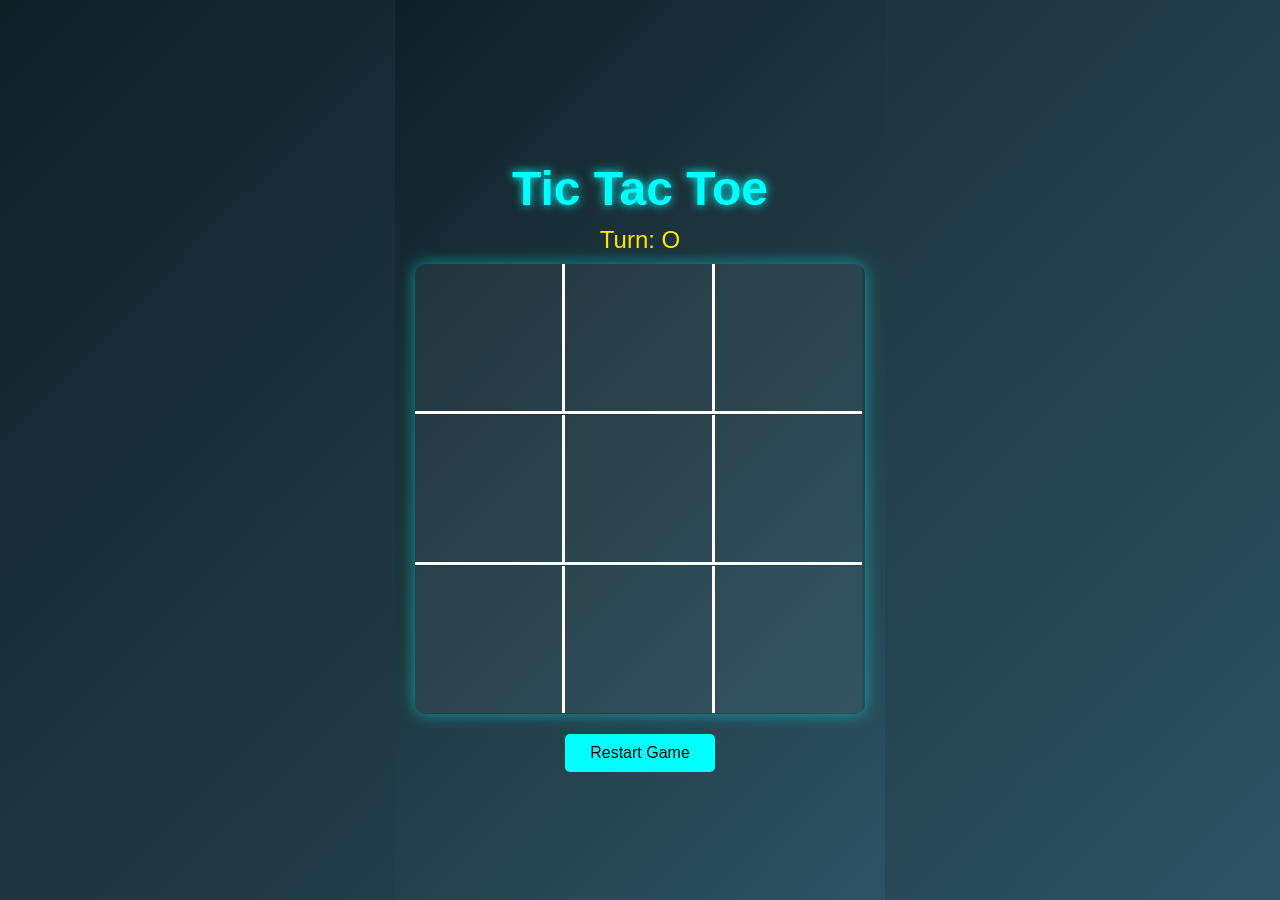
<file: fristpage/login page/KHELO/Tic-Tac-Toe-master/Tic-Tac-Toe-master/index.html>
<!DOCTYPE html>
<html lang="en">
<head>
  <meta charset="UTF-8" />
  <meta name="viewport" content="width=device-width, initial-scale=1.0" />
  <title>Tic Tac Toe</title>
  <link rel="stylesheet" href="tictactoe.css" />
</head>
<body>
  <div class="container">
    <h1>Tic Tac Toe</h1>
    <div id="turn-indicator">Turn: O</div>
    <div id="board"></div>
    <button id="restart-btn">Restart Game</button>
    <div id="win-message" class="hidden">
      <p id="winner-text"></p>
    </div>
  </div>

  <!-- ✅ Place JS here to make sure all DOM is loaded -->
  <script src="tictactoe.js"></script>
</body>
</html>
</file>
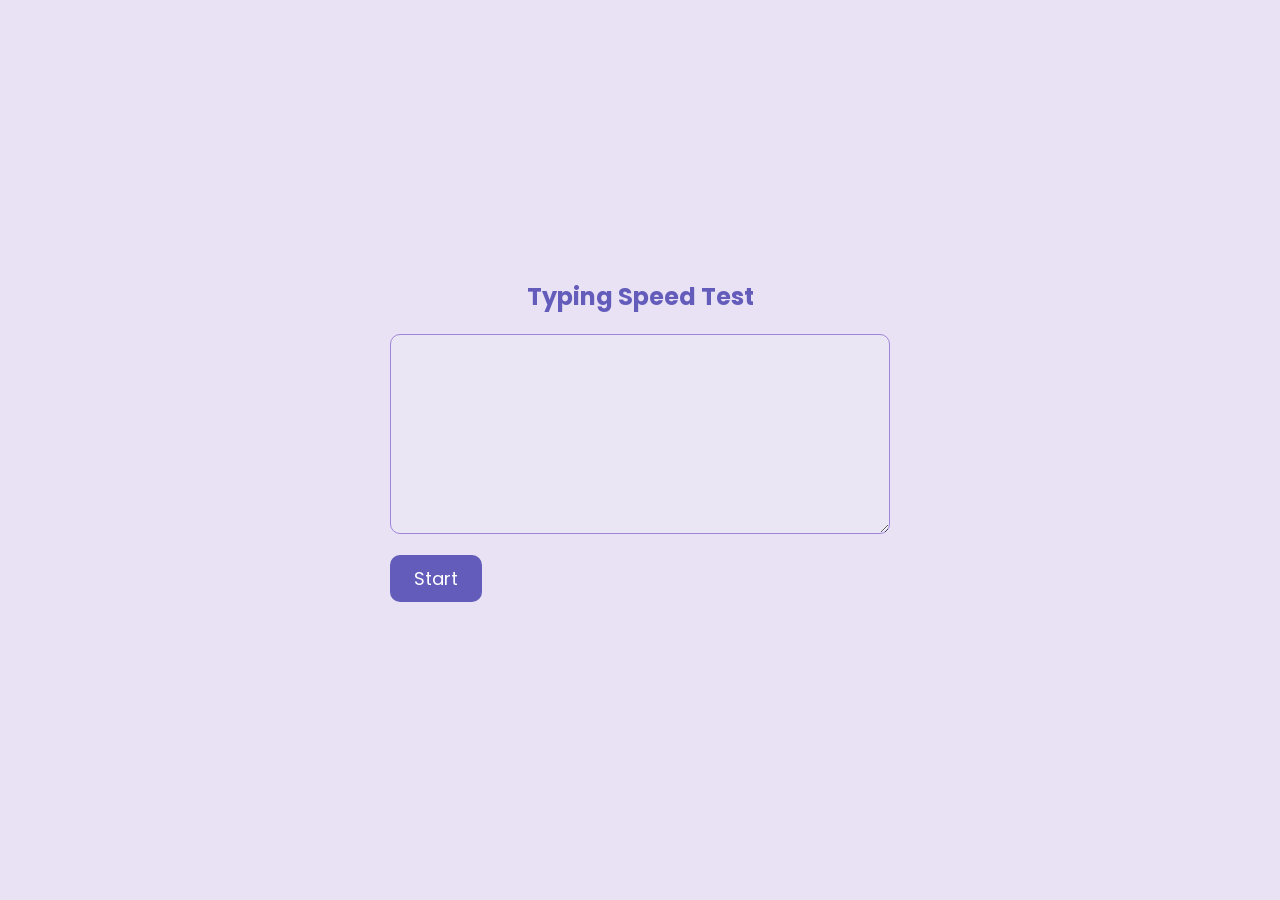
<file: fristpage/login page/KHELO/typingGame-master/typingGame-master/index.html>
<!DOCTYPE html>
<html lang="en">
<head>
    <meta charset="UTF-8">
    <title>typing test</title>
    <link rel="stylesheet" href="css/style.css">
</head>
<body>

<section class="main-body">
    <h2>typing Speed test</h2>
    <p id="showSentence"></p>

    <div class="typing_section">
        <label for="textarea"></label>
        <textarea name="textarea" id="textarea" cols="30" rows="10" disabled></textarea>
        <br>
        <button id="btn">Start</button>
    </div>

    <p id="score"></p>
</section>

<script src="js/index.js"></script>
</body>
</html>
</file>
<file: fristpage/style.css>
body {
    margin: 0;
    padding: 0;
    font-family: 'Orbitron', sans-serif;
    background: url('background.jpg') no-repeat center center fixed;
    background-size: cover;
    height: 100vh;
    display: flex;
    flex-direction: column;
    justify-content: center;
    align-items: center;
    color: white;
  }
  
  h1 {
    font-size: 4rem;
    text-shadow: 0 0 15px #00ffe5;
  }
  
  .button {
    margin: 20px;
    display: flex;
    padding: 15px 40px;
    font-size: 1.5rem;
    color: #00ffe5;
    background: transparent;
    border: 2px solid #00ffe5;
    border-radius: 10px;
    cursor: pointer;
    transition: all 0.3s ease;
    box-shadow: 0 0 10px #00ffe5, 0 0 20px #00ffe5;
  }
  
  .button:hover {
    background: #00ffe5;
    color: #000;
    box-shadow: 0 0 20px #00ffe5, 0 0 30px #00ffe5;
  }
  
  .button-container {
    position: absolute;
    bottom: 40px;
    left: 50%;
    transform: translateX(-50%);
    display: flex;
    flex-direction: row; /* this ensures horizontal layout */
    gap: 30px; /* spacing between buttons */
  }
  
  .modal {
    position: fixed;
    top: 50%;
    left: 50%;
    transform: translate(-50%, -50%) scale(0);
    background: rgba(0, 0, 0, 0.9);
    border: 2px solid #00ffe5;
    padding: 30px;
    color: #00ffe5;
    border-radius: 20px;
    box-shadow: 0 0 25px #00ffe5;
    transition: transform 0.3s ease;
    max-width: 400px;
    text-align: center;
    z-index: 10;
  }
  
  .modal.active {
    transform: translate(-50%, -50%) scale(1);
  }
  
  .modal h2 {
    margin-top: 0;
    font-size: 2rem;
  }
  
  .close-btn {
    margin-top: 20px;
    padding: 10px 20px;
    background: #00ffe5;
    border: none;
    border-radius: 8px;
    color: #000;
    font-weight: bold;
    cursor: pointer;
  }
  
  .overlay {
    position: fixed;
    top: 0;
    left: 0;
    width: 100%;
    height: 100%;
    background: rgba(0, 0, 0, 0.6);
    display: none;
    z-index: 5;
  }
  
  .overlay.active {
    display: block;
  }
</file>
<file: fristpage/login page/KHELO/space-invaders-master/space.css>
body {
    font-family:'Courier New', Courier, monospace;
    text-align: center;
    background: url('cover-1591955301711.avif') no-repeat center/cover;
}

#board {
    background-color: black;
}
</file>
<file: fristpage/login page/KHELO/whac-a-mole-master/mole.css>
body {
    font-family: Arial, Helvetica, sans-serif;
    text-align: center;
    background: url("./mario-bg.jpg");
    background-size: cover;
}

#board {
    width: 540px;
    height: 540px;
    /* background-color: green; */

    margin: 0 auto;
    display: flex;
    flex-wrap: wrap;

    background: url("./soil.png");
    background-size: cover;
    border: 3px solid white;
    border-radius: 25px;
}

#board div {
    /* board = 540 x 540, divide into 3x3 tiles --> 180 x 180 per div */
    width: 180px; 
    height: 180px;
    background-image: url("./pipe.png");
    background-size: cover;
}

#board div img {
    /* all img tags inside tiles */
    width: 100px;
    height: 100px;

    user-select: none;
    -moz-user-select: none;
    -webkit-user-drag: none;
    -webkit-user-select: none;
    -ms-user-select: none;
}
</file>
<file: fristpage/login page/KHELO/breakout-master/breakout-master/styles.css>
body {
    margin: 0;
    padding: 0;
    overflow: hidden;
    background: url('background.webp') no-repeat center center fixed;
    background-size: cover;
    font-family: 'Orbitron', sans-serif;
    display: flex;
    justify-content: center;
    align-items: center;
    height: 100vh;
    flex-direction: column;
  }
  
  #ui {
    position: absolute;
    top: 20px;
    text-align: center;
    z-index: 1;
    color: white;
    font-size: 20px;
    text-shadow: 2px 2px 4px #000;
  }
  
  #startBtn {
    margin-top: 10px;
    padding: 10px 20px;
    font-size: 16px;
    font-weight: bold;
    background: rgba(255, 255, 255, 0.1);
    border: 1px solid #fff;
    border-radius: 5px;
    color: white;
    cursor: pointer;
    backdrop-filter: blur(5px);
  }
  
  #startBtn:hover {
    background: rgba(255, 255, 255, 0.2);
  }
  
  canvas {
    border: 2px solid #fff;
    background-color: rgba(0, 0, 0, 0.6);
    backdrop-filter: blur(10px);
    box-shadow: 0 0 10px #000;
  }
</file>
<file: fristpage/login page/KHELO/candy-crush-master/candy-crush-master/candy.css>
body {
    background: url("./background.jpg") no-repeat center center fixed;
    background-size: cover;
    font-family: Arial, Helvetica, sans-serif;
    color: white;
    text-align: center;
}

#board {
    width: 450px;
    height: 450px;
    background-color: lightblue;
    border: 5px solid slategray;
    border-radius: 10px;
    margin: 0 auto;
    display: flex;
    flex-wrap: wrap;
}

#board img {
    width: 50px;
    height: 50px;
}
</file>
<file: fristpage/login page/KHELO/doodle-jump-master/doodle-jump-master/doodlejump.css>
body {
    text-align: center;
    margin: 0;
    font-family: sans-serif;
    background: #000;
}

#board {
    background-image: url("https://wallpapercave.com/wp/wp9042679.jpg");
    background-size: cover;
    background-position: center;
    display: none;
    border: 2px solid #333;
    margin-top: 20px;
}

#startBtn {
    padding: 12px 24px;
    font-size: 18px;
    font-weight: bold;
    color: #fff;
    background: linear-gradient(135deg, #00c6ff, #0072ff);
    border: none;
    border-radius: 12px;
    cursor: pointer;
    margin-top: 50px;
    transition: background 0.3s, transform 0.2s;
    box-shadow: 0 8px 15px rgba(0, 114, 255, 0.3);
}

#startBtn:hover {
    background: linear-gradient(135deg, #0072ff, #00c6ff);
    transform: scale(1.05);
}



body {
    display: flex;
    justify-content: center;
    align-items: center;
    height: 100vh;
    margin: 0;
    background-color: #000;
    font-family: sans-serif;
    flex-direction: column; /* Stack the button and canvas vertically */
}

#startBtn {
    padding: 12px 24px;
    font-size: 18px;
    font-weight: bold;
    color: #fff;
    background: linear-gradient(135deg, #00c6ff, #0072ff);
    border: none;
    border-radius: 12px;
    cursor: pointer;
    margin-bottom: 20px; /* Space between button and canvas */
    transition: background 0.3s, transform 0.2s;
    box-shadow: 0 8px 15px rgba(0, 114, 255, 0.3);
}

#startBtn:hover {
    background: linear-gradient(135deg, #0072ff, #00c6ff);
    transform: scale(1.05);
}

#board {
    background-image: url("https://wallpapercave.com/wp/wp9042679.jpg");
    background-size: cover;
    background-position: center;
    display: none; /* Hide canvas initially */
    border: 2px solid #333;
    margin-top: 20px;
}
</file>
<file: fristpage/login page/KHELO/flappy-bird-master/flappy-bird-master/flappybird.css>
body {
    font-family:'Courier New', Courier, monospace;
    text-align: center;
}

#board {
    /* background-color: skyblue; */
    background-image: url("./flappybirdbg.png");
}
</file>
<file: fristpage/login page/KHELO/gorillas-main/gorillas-main/index.css>
@import url("https://fonts.googleapis.com/css2?family=Inconsolata:wght@400;700&display=swap");

body {
  margin: 0;
  padding: 0;
  font-family: "Inconsolata", monospace;
  font-size: 14px;
  color: white;
  user-select: none;
  -webkit-user-select: none;

  display: flex;
  justify-content: center;
  align-items: center;
  height: 100%;
  overflow: hidden;
}

button {
  cursor: pointer;
  border: none;
  color: white;
  background: transparent;
  font-family: "Inconsolata", monospace;
  padding: 10px;
  font-size: 1em;
}

button:hover {
  background-color: rgba(255, 255, 255, 0.1);
}

#info-left,
#info-right {
  position: absolute;
  top: 20px;
}

#info-left {
  left: 25px;
}

#info-right {
  right: 25px;
  text-align: right;
}

#bomb-grab-area {
  position: absolute;
  width: 30px;
  height: 30px;
  border-radius: 50%;
  background-color: transparent;
  cursor: grab;
}

#instructions,
#congratulations {
  position: absolute;
  transition: visibility 0s, opacity 0.5s linear;
}

@media (min-height: 535px) {
  #instructions {
    min-height: 200px;
  }
}

#congratulations {
  background-color: rgba(255, 255, 255, 0.9);
  color: black;
  padding: 50px 80px;
  opacity: 0;
  visibility: hidden;
  max-width: 300px;
  backdrop-filter: blur(5px);
}

#congratulations p a {
  color: inherit;
}

#congratulations button {
  border: 1px solid rgba(0, 0, 0, 0.9);
  color: inherit;
}

#settings {
  position: absolute;
  top: calc(20px + 16.385px - 10px);
  display: flex;
  align-items: center;
  gap: 10px;
  right: 11em;
}

#settings,
#info-left,
#info-right {
  opacity: 0;
  transition: opacity 3s;
}

@media (max-width: 450px) {
  #settings,
  #info-left,
  #info-right {
    opacity: 0;
  }
  #instructions {
    visibility: hidden;
  }
}

/* Basic CSS for the dropdown */
.dropdown {
  position: relative;
  display: inline-block;
}

.dropbtn:after {
  content: "▼";
  margin-left: 7px;
  font-size: 0.8em;
  vertical-align: text-top;
}

.dropdown-content {
  display: none;
  position: absolute;
  background-color: #f9f9f9;
  min-width: 120px;
  box-shadow: 0px 8px 16px 0px rgba(0, 0, 0, 0.2);
}

.dropdown-content a {
  color: black;
  padding: 12px 16px;
  text-decoration: none;
  display: block;
  white-space: nowrap;
  font-size: 0.9em;
}

.dropdown-content a:hover {
  background-color: #f1f1f1;
}

/* Show dropdown content when hovering over the button */
.dropdown:hover .dropdown-content {
  display: block;
}

#windmill {
  position: absolute;
  right: 0;
  fill: rgba(255, 255, 255, 0.5);
  transform-origin: bottom;
}

#windmill-head {
  animation-name: rotate;
  animation-duration: 4s;
  animation-iteration-count: infinite;
  animation-timing-function: linear;
}

@keyframes rotate {
  from {
    transform: rotate(0deg);
  }
  to {
    transform: rotate(360deg);
  }
}

#wind-info {
  position: absolute;
  width: 100px;
  text-align: center;
  margin-bottom: 30px;
}

/** Youtube logo by https://codepen.io/alvaromontoro */
#youtube {
  z-index: 2;
  display: block;
  width: 30px;
  height: 21px;
  background: red;
  position: relative;
  border-radius: 50% / 11%;
  transition: transform 0.5s;
  color: black;
}

#youtube:hover,
#youtube:focus {
  transform: scale(1.2);
}

#youtube::before {
  content: "";
  display: block;
  position: absolute;
  top: 7.5%;
  left: -6%;
  width: 112%;
  height: 85%;
  background: red;
  border-radius: 9% / 50%;
}

#youtube::after {
  content: "";
  display: block;
  position: absolute;
  top: 6px;
  left: 11px;
  width: 15px;
  height: 10px;
  border: 5px solid transparent;
  box-sizing: border-box;
  border-left: 10px solid white;
}

#youtube span {
  font-size: 0;
  position: absolute;
  width: 0;
  height: 0;
  overflow: hidden;
}

#youtube-card {
  display: none;
}

#youtube:hover + #youtube-card {
  color: black;
  display: block;
  position: absolute;
  top: -20px;
  right: -20px;
  padding: 25px 60px 25px 25px;
  width: 200px;
  background-color: white;
}

#fullscreen {
  all: unset;
  cursor: pointer;
  position: absolute;
  right: 10px;
  bottom: 10px;
}
</file>
<file: fristpage/login page/KHELO/Playable PIANO in JavaScript/Playable PIANO in JavaScript/style.css>
/* Import Google font - Poppins */
@import url('https://fonts.googleapis.com/css2?family=Poppins:wght@400;500;600&display=swap');
* {
  margin: 0;
  padding: 0;
  box-sizing: border-box;
  font-family: 'Poppins', sans-serif;
}
body {
  display: flex;
  align-items: center;
  justify-content: center;
  min-height: 100vh;
  background: #E3F2FD;
}
.wrapper {
  padding: 35px 40px;
  border-radius: 20px;
  background: #141414;
}
.wrapper header {
  display: flex;
  color: #B2B2B2;
  align-items: center;
  justify-content: space-between;
}
header h2 {
  font-size: 1.6rem;
}
header .column {
  display: flex;
  align-items: center;
}
header span {
  font-weight: 500;
  margin-right: 15px;
  font-size: 1.19rem;
}
header input {
  outline: none;
  border-radius: 30px;
}
.volume-slider input {
  accent-color: #fff;
}
.keys-checkbox input {
  height: 30px;
  width: 60px;
  cursor: pointer;
  appearance: none;
  position: relative;
  background: #4B4B4B
}
.keys-checkbox input::before {
  content: "";
  position: absolute;
  top: 50%;
  left: 5px;
  width: 20px;
  height: 20px;
  border-radius: 50%;
  background: #8c8c8c;
  transform: translateY(-50%);
  transition: all 0.3s ease;
}
.keys-checkbox input:checked::before {
  left: 35px;
  background: #fff;
}
.piano-keys {
  display: flex;
  list-style: none;
  margin-top: 40px;
}
.piano-keys .key {
  cursor: pointer;
  user-select: none;
  position: relative;
  text-transform: uppercase;
}
.piano-keys .black {
  z-index: 2;
  width: 44px;
  height: 140px;
  margin: 0 -22px 0 -22px;
  border-radius: 0 0 5px 5px;
  background: linear-gradient(#333, #000);
}
.piano-keys .black.active {
  box-shadow: inset -5px -10px 10px rgba(255,255,255,0.1);
  background:linear-gradient(to bottom, #000, #434343);
}
.piano-keys .white {
  height: 230px;
  width: 70px;
  border-radius: 8px;
  border: 1px solid #000;
  background: linear-gradient(#fff 96%, #eee 4%);
}
.piano-keys .white.active {
  box-shadow: inset -5px 5px 20px rgba(0,0,0,0.2);
  background:linear-gradient(to bottom, #fff 0%, #eee 100%);
}
.piano-keys .key span {
  position: absolute;
  bottom: 20px;
  width: 100%;
  color: #A2A2A2;
  font-size: 1.13rem;
  text-align: center;
}
.piano-keys .key.hide span {
  display: none;
}
.piano-keys .black span {
  bottom: 13px;
  color: #888888;
}

@media screen and (max-width: 815px) {
  .wrapper {
    padding: 25px;
  }
  header {
    flex-direction: column;
  }
  header :where(h2, .column) {
    margin-bottom: 13px;
  }
  .volume-slider input {
    max-width: 100px;
  }
  .piano-keys {
    margin-top: 20px;
  }
  .piano-keys .key:where(:nth-child(9), :nth-child(10)) {
    display: none;
  }
  .piano-keys .black {
    height: 100px;
    width: 40px;
    margin: 0 -20px 0 -20px;
  }
  .piano-keys .white {
    height: 180px;
    width: 60px;
  }
}

@media screen and (max-width: 615px) {
  .piano-keys .key:nth-child(13),
  .piano-keys .key:nth-child(14),
  .piano-keys .key:nth-child(15),
  .piano-keys .key:nth-child(16),
  .piano-keys .key :nth-child(17) {
    display: none;
  }
  .piano-keys .white {
    width: 50px;
  }
}
</file>
<file: fristpage/login page/KHELO/Tic-Tac-Toe-master/Tic-Tac-Toe-master/tictactoe.css>
body {
    font-family: Arial, Helvetica, sans-serif;
    text-align: center;
    background: linear-gradient(135deg, #0f2027, #203a43, #2c5364);
    color: #fff;
    min-height: 100vh;
    display: flex;
    align-items: center;
    justify-content: center;
}

.container {
    max-width: 600px;
    width: 100%;
    padding: 20px;
}

h1 {
    font-size: 3rem;
    margin-bottom: 10px;
    color: #00ffff;
    text-shadow: 0 0 10px #00ffff;
}

#turn-indicator {
    font-size: 1.5rem;
    margin-bottom: 10px;
    color: #ffe600;
}

hr {
    width: 100%;
    height: 2px;
    background-color: #ffffff60;
    margin-bottom: 20px;
}

#board {
    width: 450px;
    height: 450px;
    margin: 0 auto;
    display: flex;
    flex-wrap: wrap;
    box-shadow: 0 0 15px #00ffff80;
    border-radius: 10px;
    overflow: hidden;
}

.tile {
    width: 147px;
    height: 147px;
    font-size: 150px;
    display: flex;
    justify-content: center; 
    align-items: center;
    transition: transform 0.2s;
    cursor: pointer;
    background-color: rgba(255, 255, 255, 0.05);
}

.tile:hover {
    background-color: rgba(255, 255, 255, 0.1);
    transform: scale(1.05);
}

.winner {
    background-color: #222;
    color: #00ff00;
    animation: glow 1s infinite alternate;
}

@keyframes glow {
    from { box-shadow: 0 0 10px #0f0; }
    to { box-shadow: 0 0 20px #0f0; }
}

.horizontal-line {
    border-bottom: 3px solid #fff;
}

.vertical-line {
    border-right: 3px solid #fff;
}

#restart-btn {
    margin-top: 20px;
    padding: 10px 25px;
    font-size: 1rem;
    background-color: #00ffff;
    color: #000;
    border: none;
    border-radius: 5px;
    cursor: pointer;
    transition: background 0.3s ease;
}

#restart-btn:hover {
    background-color: #00b3b3;
}

#win-message {
    margin-top: 20px;
    background-color: #000000aa;
    padding: 20px;
    border-radius: 10px;
    font-size: 1.5rem;
    color: #00ffcc;
}

.hidden {
    display: none;
}




html, body {
    margin: 0;
    padding: 0;
    overflow: hidden; /* 🚫 Disable scrolling */
    height: 100vh;     /* Full viewport height */
    display: flex;
    justify-content: center;
    align-items: center;
    background: linear-gradient(135deg, #0f2027, #203a43, #2c5364);
    font-family: Arial, Helvetica, sans-serif;
}
</file>
<file: fristpage/login page/KHELO/typingGame-master/typingGame-master/css/style.css>
@import url('https://fonts.googleapis.com/css2?family=Josefin+Sans:wght@400;600;700&family=Lexend+Deca:wght@100;200;300;400;500;600;700&family=Poppins:wght@300;400;600&display=swap');

*{
    margin: 0;
    padding: 0;
    box-sizing: border-box;
    font-family: 'Poppins', sans-serif;
}

html{
    font-size: 62.5%;
}

body{
    height: 100vh;
    display: flex;
    justify-content: center;
    align-items: center;
    background-color: rgba(191, 172, 226, 0.35);
}

.typing-section{
    text-align: center;
}

#textarea{
    border: .1rem solid #A084DC;
    border-radius: 1rem;
    max-width: 50rem;
    width: 50rem;
    height: 20rem;
    padding: 1rem 2rem;
    font-size: 1.6rem;
}

#btn{
    display: inline-block;
    padding: 1rem 2.4rem;
    border: none;
    border-radius: 1rem;
    background-color: #645CBB;
    color: #fff;
    font-size: 1.8rem;
    margin-top: 1.6rem;
}

h2{
    font-size: 2.4rem;
    text-transform: capitalize;
    color: #645CBB;
    text-align: center;
}

#showSentence, #score{
    font-size: 1.6rem;
    margin: 2rem 0;
    letter-spacing: .02rem;
    text-align: center;
}
</file>
